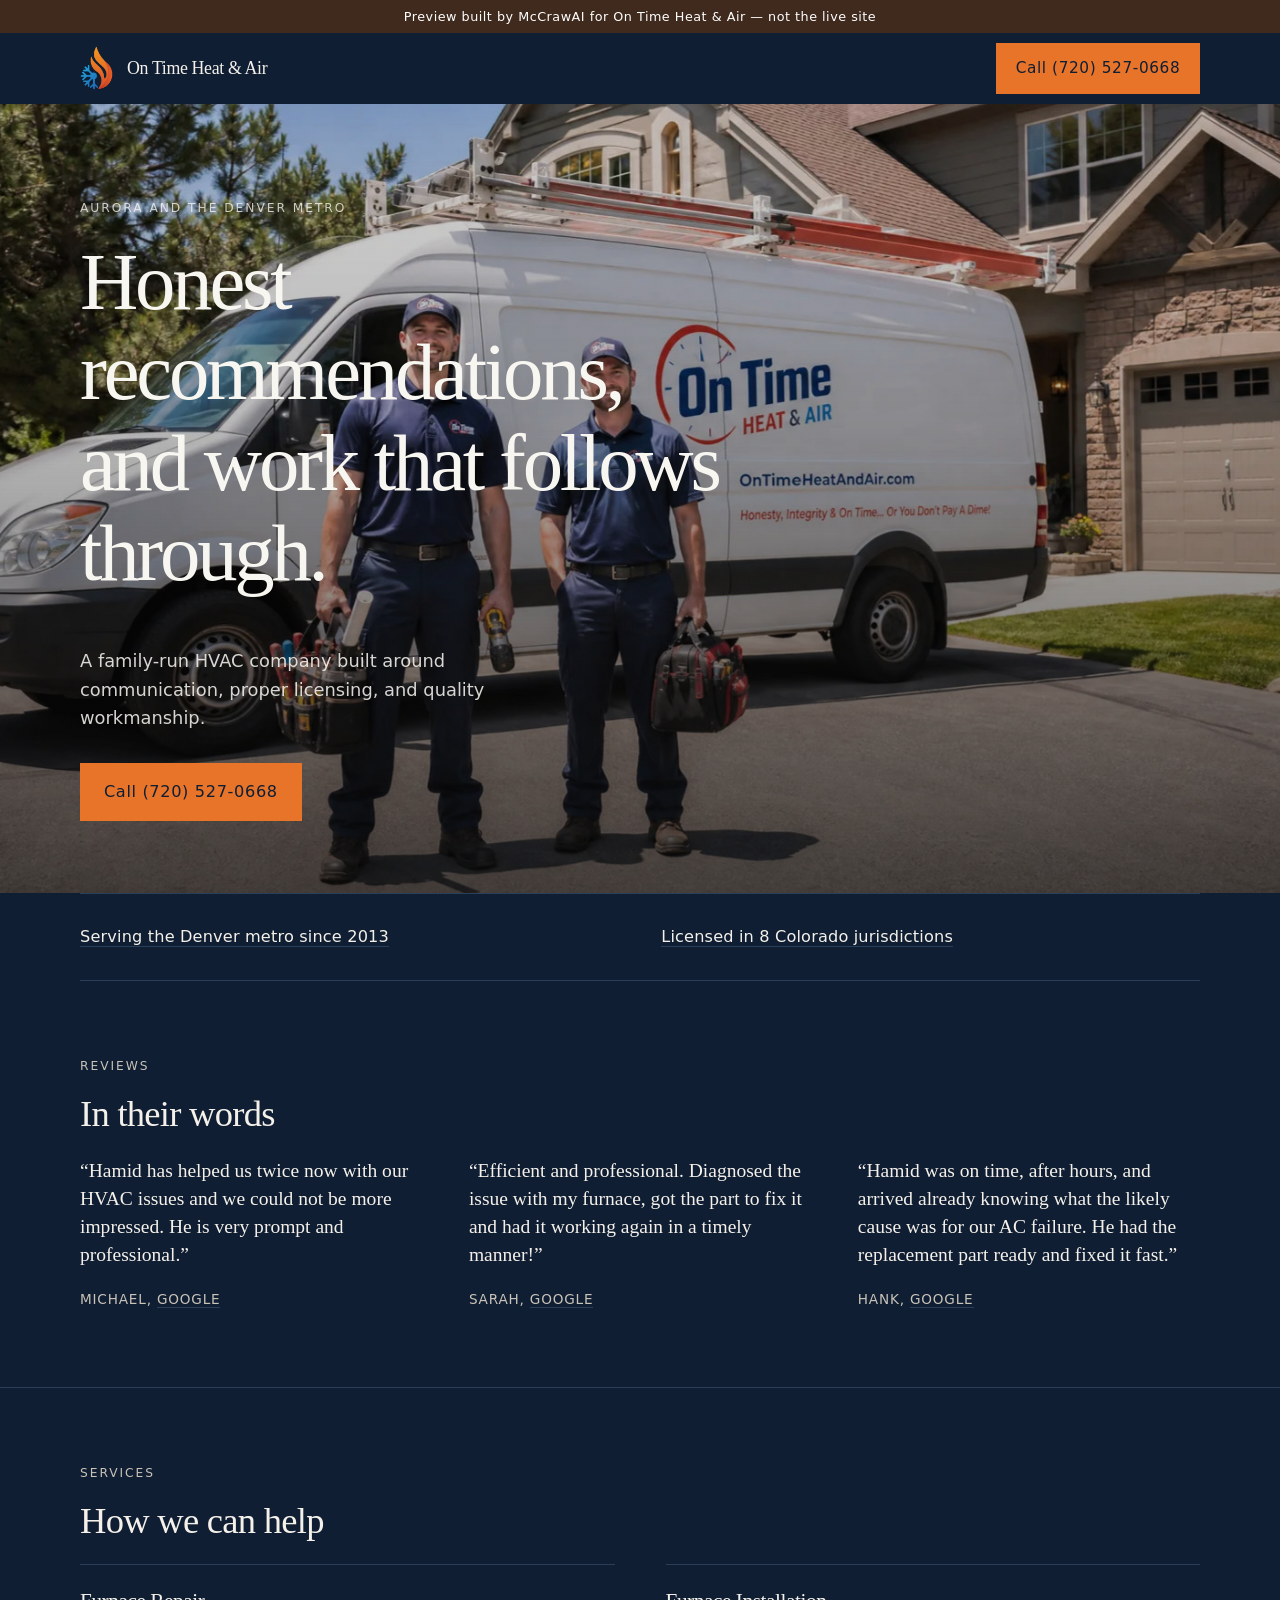
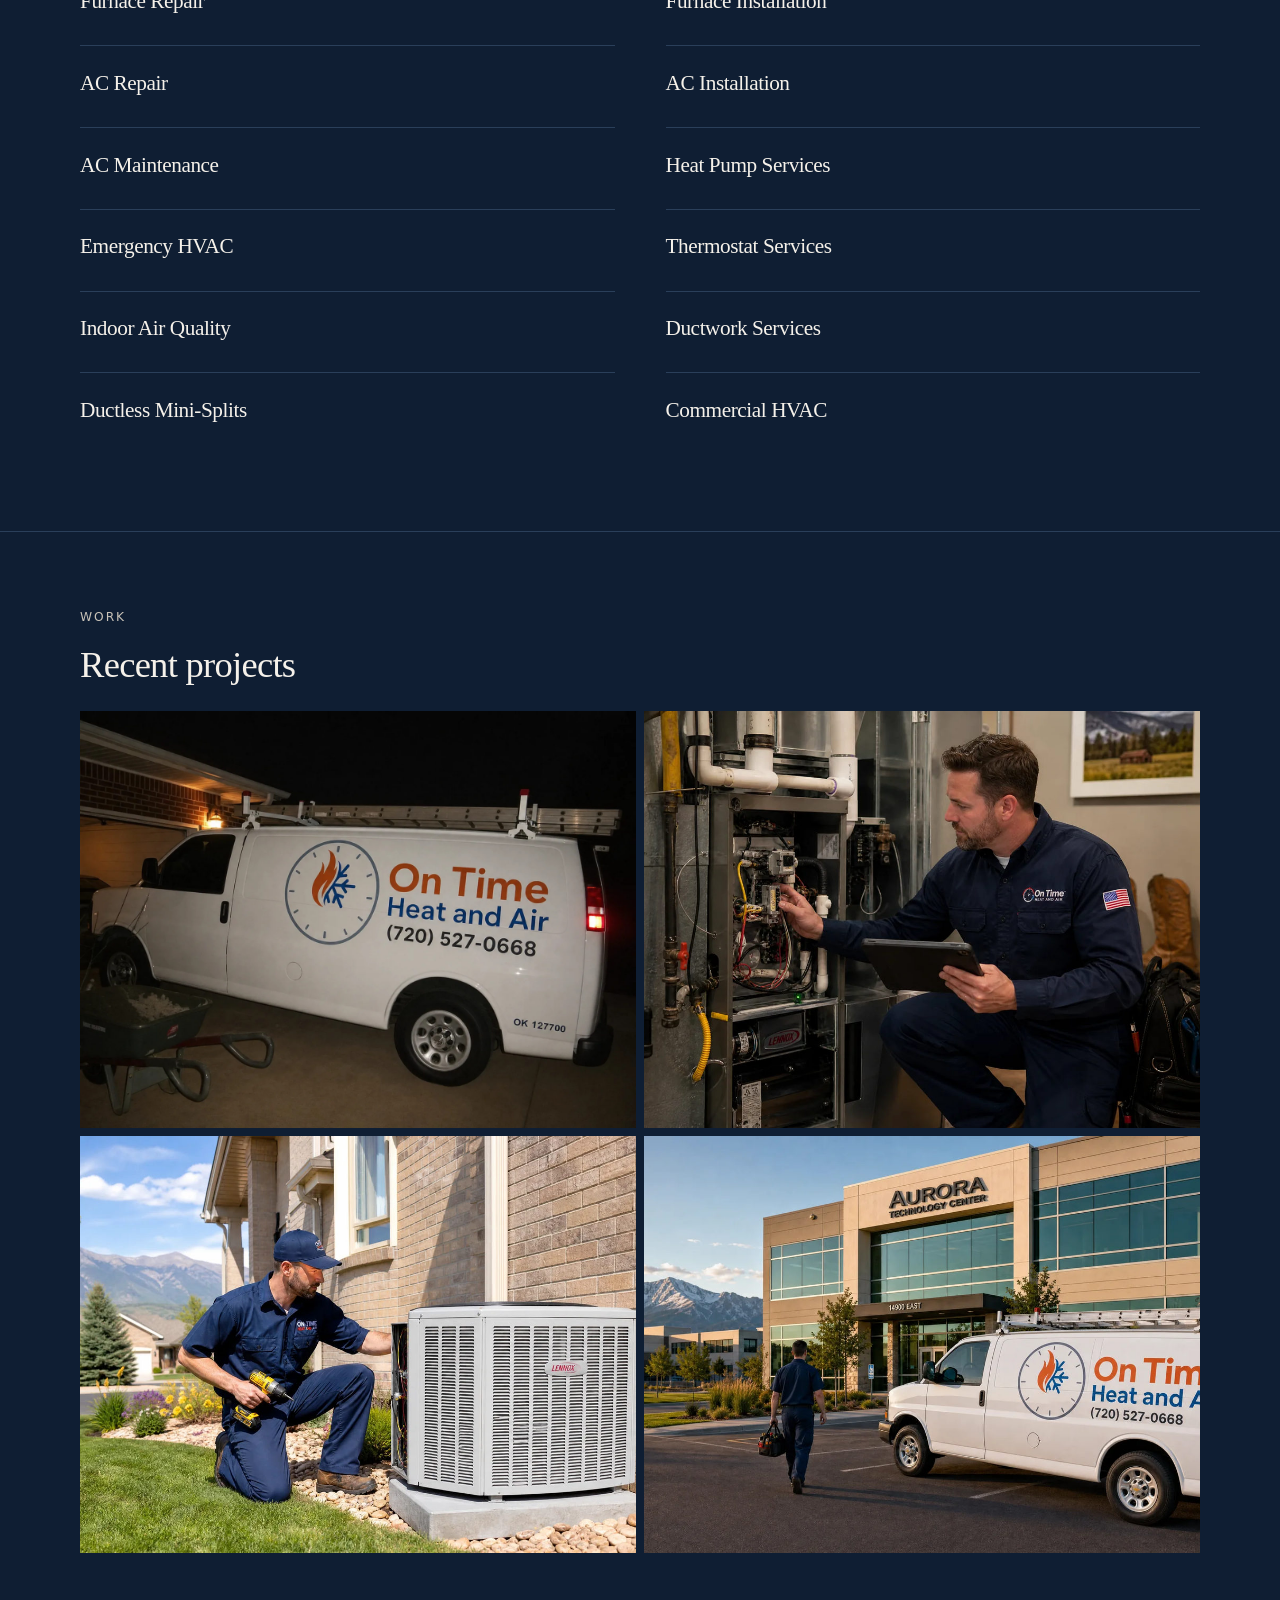
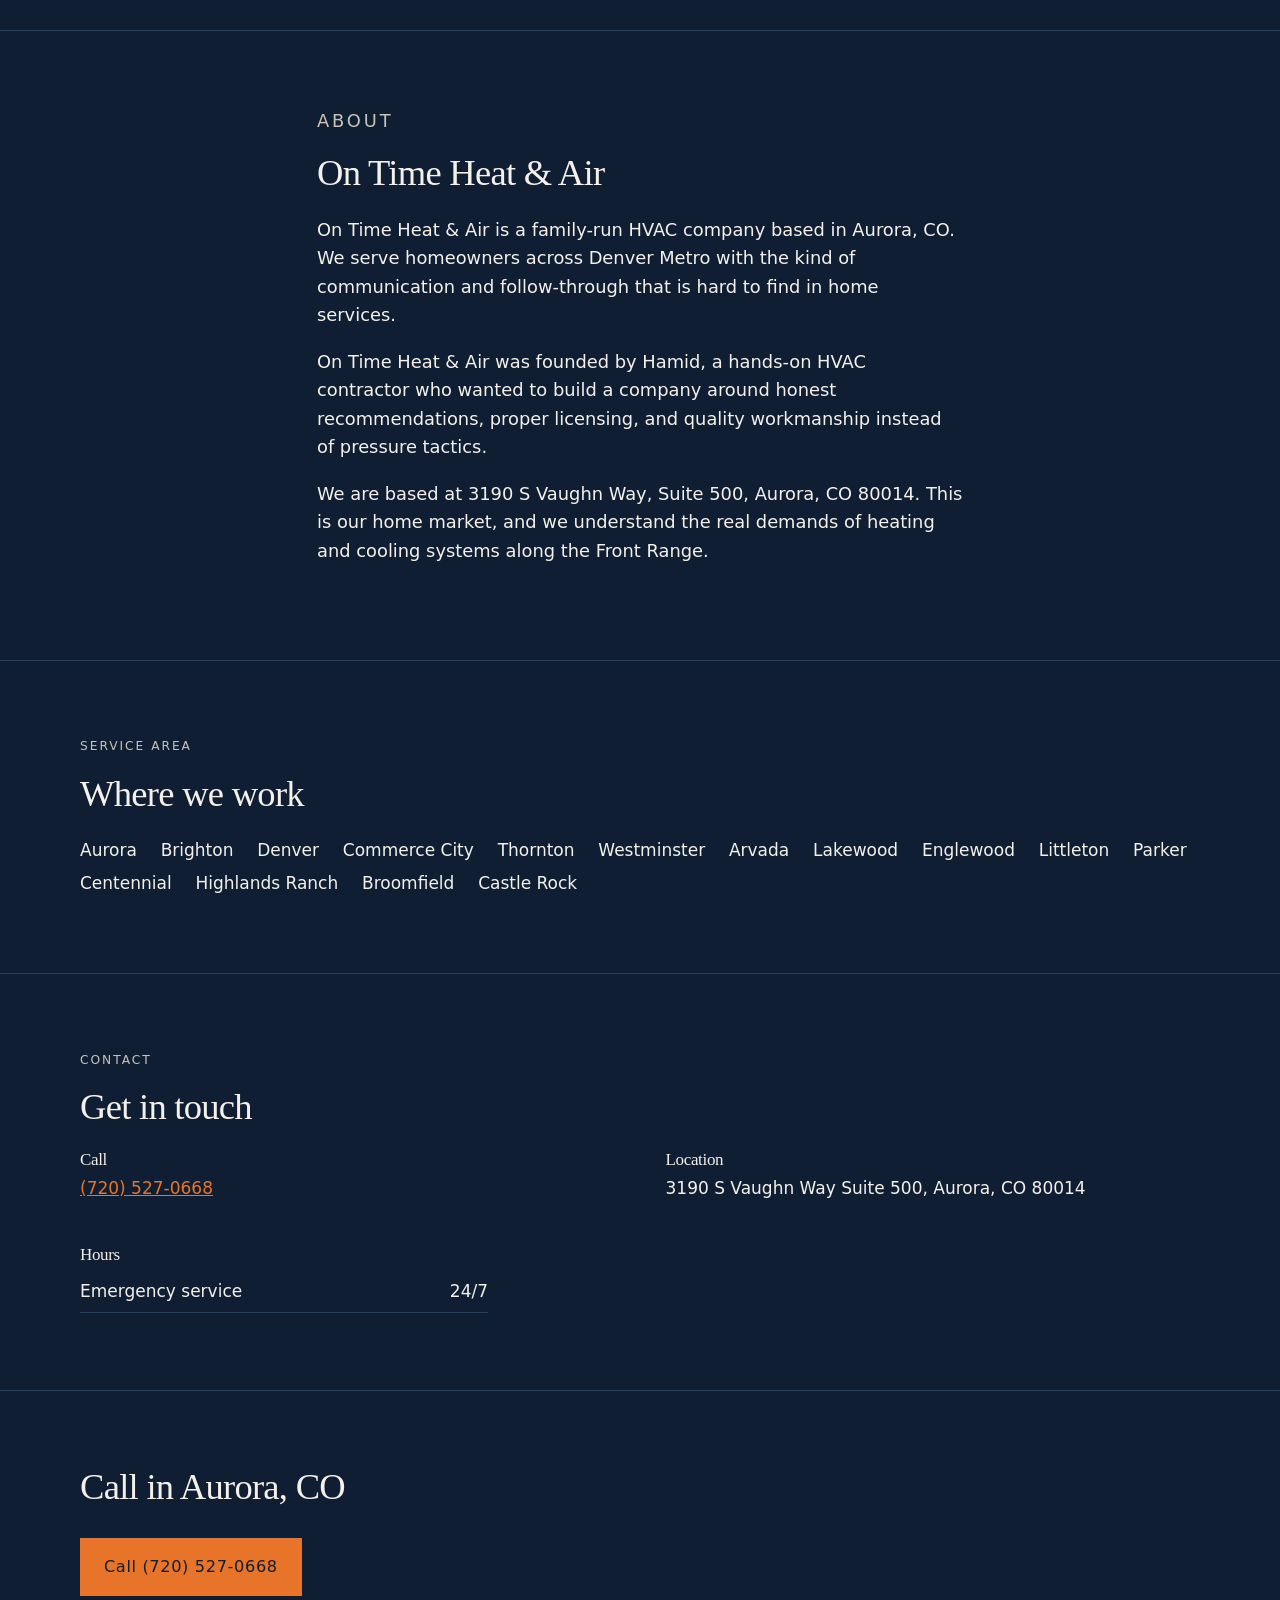
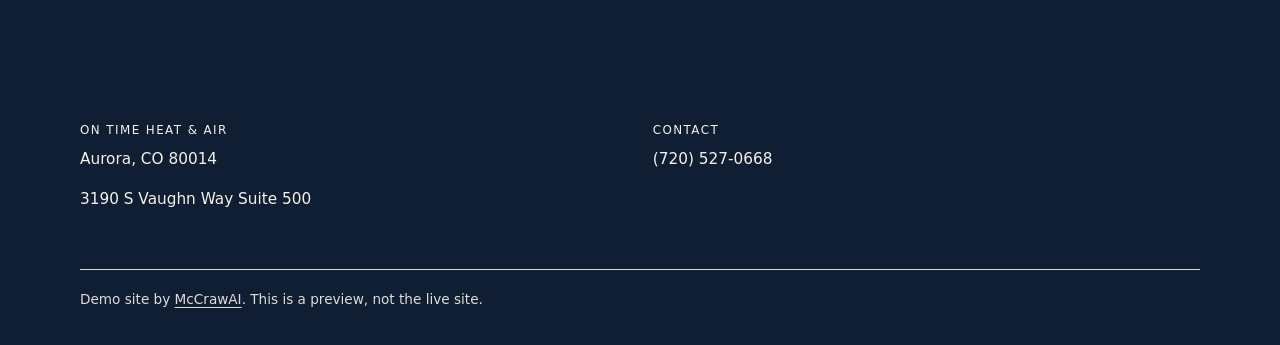
<file: index.html>
<!doctype html>
<html lang="en">
<head>
<meta charset="utf-8">
<meta name="viewport" content="width=device-width,initial-scale=1">
<title>On Time Heat &amp; Air | Aurora, CO 80014</title>
<meta name="description" content="On Time Heat &amp; Air in Aurora, CO 80014 — Honest recommendations, and work that follows through. Call (720) 527-0668.">
<meta name="robots" content="noindex,nofollow">
<link rel="canonical" href="https://mccrawaiops.github.io/demo-on-time-heat-and-air/">
<meta property="og:site_name" content="On Time Heat &amp; Air">
<meta property="og:title" content="On Time Heat &amp; Air | Aurora, CO 80014">
<meta property="og:description" content="On Time Heat &amp; Air in Aurora, CO 80014 — Honest recommendations, and work that follows through. Call (720) 527-0668.">
<meta property="og:type" content="website">
<meta property="og:url" content="https://mccrawaiops.github.io/demo-on-time-heat-and-air/">
<meta property="og:image" content="https://mccrawaiops.github.io/demo-on-time-heat-and-air/img/hero.jpg">
<meta name="twitter:card" content="summary">
<meta name="theme-color" content="#0F1E33">
<link rel="icon" href="img/favicon.png" type="image/png">
<link rel="apple-touch-icon" href="img/favicon.png">
<link rel="preload" as="image" href="img/hero-sm.jpg" imagesrcset="img/hero-sm.jpg 800w, img/hero.jpg 1600w" imagesizes="100vw">
<link rel="stylesheet" href="styles.css">
<script type="application/ld+json">{"@context":"https://schema.org","@graph":[{"@type":"LocalBusiness","@id":"https://mccrawaiops.github.io/demo-on-time-heat-and-air/#business","name":"On Time Heat & Air","url":"https://mccrawaiops.github.io/demo-on-time-heat-and-air/","telephone":"+17205270668","address":{"@type":"PostalAddress","streetAddress":"3190 S Vaughn Way Suite 500","addressLocality":"Aurora","addressRegion":"CO","postalCode":"80014","addressCountry":"US"},"areaServed":[{"@type":"Place","name":"Aurora"},{"@type":"Place","name":"Brighton"},{"@type":"Place","name":"Denver"},{"@type":"Place","name":"Commerce City"},{"@type":"Place","name":"Thornton"},{"@type":"Place","name":"Westminster"},{"@type":"Place","name":"Arvada"},{"@type":"Place","name":"Lakewood"},{"@type":"Place","name":"Englewood"},{"@type":"Place","name":"Littleton"},{"@type":"Place","name":"Parker"},{"@type":"Place","name":"Centennial"},{"@type":"Place","name":"Highlands Ranch"},{"@type":"Place","name":"Broomfield"},{"@type":"Place","name":"Castle Rock"}],"description":"On Time Heat & Air is a family-run HVAC company based in Aurora, CO. We serve homeowners across Denver Metro with the kind of communication and follow-through that is hard to find in home services.\n\nOn Time Heat & Air was founded by Hamid, a hands-on HVAC contractor who wanted to build a company around honest recommendations, proper licensing, and quality workmanship instead of pressure tactics.\n\nWe are based at 3190 S Vaughn Way, Suite 500, Aurora, CO 80014. This is our home market, and we understand the real demands of heating and cooling systems along the Front Range.","logo":"https://mccrawaiops.github.io/demo-on-time-heat-and-air/img/logo.png","image":"https://mccrawaiops.github.io/demo-on-time-heat-and-air/img/hero.jpg"},{"@type":"WebPage","@id":"https://mccrawaiops.github.io/demo-on-time-heat-and-air/","url":"https://mccrawaiops.github.io/demo-on-time-heat-and-air/","name":"On Time Heat & Air","about":{"@id":"https://mccrawaiops.github.io/demo-on-time-heat-and-air/#business"}}]}</script>
</head>
<body class="layout-crisp base-dark">
<div class="preview-ribbon">Preview built by McCrawAI for On Time Heat &amp; Air — not the live site</div>
<a class="skip" href="#main">Skip to content</a>
<header class="top" id="top">
  <div class="wrap bar">
    <a href="index.html" class="brand"><img src="img/logo.png" width="480" height="632" alt="On Time Heat &amp; Air"><span class="wordmark">On Time Heat &amp; Air</span></a>
    <a class="callbtn" href="tel:+17205270668">Call (720) 527-0668</a>
  </div>
</header>
<main id="main">
<section class="hero hero-bleed"><div class="hero-media"><img class="hero-img" src="img/hero.jpg" srcset="img/hero-sm.jpg 800w, img/hero.jpg 1600w" sizes="100vw" width="1600" height="900" alt="On Time Heat &amp; Air technicians standing with a marked company van" fetchpriority="high" decoding="async"></div><div class="hero-copy"><p class="eyebrow">Aurora and the Denver metro</p><h1>Honest recommendations, and work that follows through.</h1><p class="lead">A family-run HVAC company built around communication, proper licensing, and quality workmanship.</p><div class="btns"><a class="btn" href="tel:+17205270668">Call (720) 527-0668</a></div></div></section>
<section class="trust-band" id="trust"><div class="wrap"><div class="trust"><div class="trust-item"><p><a href="https://ontimeheatair.com/reviews" rel="noopener" target="_blank">Serving the Denver metro since 2013</a></p></div><div class="trust-item"><p><a href="https://ontimeheatair.com/" rel="noopener" target="_blank">Licensed in 8 Colorado jurisdictions</a></p></div></div></div></section>
<section class="sec" id="reviews"><div class="wrap"><p class="kicker">Reviews</p><h2>In their words</h2><div class="reviews"><blockquote class="review"><p>“Hamid has helped us twice now with our HVAC issues and we could not be more impressed. He is very prompt and professional.”</p><footer>Michael, <a href="https://ontimeheatair.com/reviews" rel="noopener" target="_blank">Google</a></footer></blockquote><blockquote class="review"><p>“Efficient and professional. Diagnosed the issue with my furnace, got the part to fix it and had it working again in a timely manner!”</p><footer>Sarah, <a href="https://ontimeheatair.com/reviews" rel="noopener" target="_blank">Google</a></footer></blockquote><blockquote class="review"><p>“Hamid was on time, after hours, and arrived already knowing what the likely cause was for our AC failure. He had the replacement part ready and fixed it fast.”</p><footer>Hank, <a href="https://ontimeheatair.com/reviews" rel="noopener" target="_blank">Google</a></footer></blockquote></div></div></section>
<section class="sec" id="services"><div class="wrap"><p class="kicker">Services</p><h2>How we can help</h2><div class="svcs"><article class="svc"><h3>Furnace Repair</h3></article><article class="svc"><h3>Furnace Installation</h3></article><article class="svc"><h3>AC Repair</h3></article><article class="svc"><h3>AC Installation</h3></article><article class="svc"><h3>AC Maintenance</h3></article><article class="svc"><h3>Heat Pump Services</h3></article><article class="svc"><h3>Emergency HVAC</h3></article><article class="svc"><h3>Thermostat Services</h3></article><article class="svc"><h3>Indoor Air Quality</h3></article><article class="svc"><h3>Ductwork Services</h3></article><article class="svc"><h3>Ductless Mini-Splits</h3></article><article class="svc"><h3>Commercial HVAC</h3></article></div></div></section>
<section class="sec" id="work"><div class="wrap"><p class="kicker">Work</p><h2>Recent projects</h2><div class="gallery"><figure><img src="img/van.jpg" srcset="img/van-sm.jpg 700w, img/van.jpg 1400w" sizes="(max-width:700px) 100vw, 60vw" width="1400" height="1050" alt="On Time Heat &amp; Air van showing the company name and phone number" loading="lazy" decoding="async"></figure><figure><img src="img/furnace.jpg" srcset="img/furnace-sm.jpg 700w, img/furnace.jpg 1400w" sizes="(max-width:700px) 100vw, 60vw" width="1400" height="788" alt="Residential furnace work" loading="lazy" decoding="async"></figure><figure><img src="img/ac-repair.jpg" srcset="img/ac-repair-sm.jpg 700w, img/ac-repair.jpg 1400w" sizes="(max-width:700px) 100vw, 60vw" width="1400" height="788" alt="Residential air conditioning repair" loading="lazy" decoding="async"></figure><figure><img src="img/commercial.jpg" srcset="img/commercial-sm.jpg 700w, img/commercial.jpg 1400w" sizes="(max-width:700px) 100vw, 60vw" width="1400" height="788" alt="Commercial HVAC work" loading="lazy" decoding="async"></figure></div></div></section>
<section class="sec" id="about"><div class="wrap about"><p class="kicker">About</p><h2>On Time Heat &amp; Air</h2><p>On Time Heat &amp; Air is a family-run HVAC company based in Aurora, CO. We serve homeowners across Denver Metro with the kind of communication and follow-through that is hard to find in home services.</p><p>On Time Heat &amp; Air was founded by Hamid, a hands-on HVAC contractor who wanted to build a company around honest recommendations, proper licensing, and quality workmanship instead of pressure tactics.</p><p>We are based at 3190 S Vaughn Way, Suite 500, Aurora, CO 80014. This is our home market, and we understand the real demands of heating and cooling systems along the Front Range.</p></div></section>
<section class="sec" id="area"><div class="wrap"><p class="kicker">Service area</p><h2>Where we work</h2><ul class="towns"><li>Aurora</li><li>Brighton</li><li>Denver</li><li>Commerce City</li><li>Thornton</li><li>Westminster</li><li>Arvada</li><li>Lakewood</li><li>Englewood</li><li>Littleton</li><li>Parker</li><li>Centennial</li><li>Highlands Ranch</li><li>Broomfield</li><li>Castle Rock</li></ul></div></section>
<section class="sec" id="contact"><div class="wrap"><p class="kicker">Contact</p><h2>Get in touch</h2><div class="contact-list"><div class="contact-item"><h2>Call</h2><p><a href="tel:+17205270668">(720) 527-0668</a></p></div><div class="contact-item"><h2>Location</h2><p>3190 S Vaughn Way Suite 500, Aurora, CO 80014</p></div><div class="contact-item"><h2>Hours</h2><ul class="hours"><li><span>Emergency service</span><span>24/7</span></li></ul></div></div></div></section>
</main>
<section class="cta-band"><div class="wrap"><h2>Call in Aurora, CO</h2><div class="btns"><a class="btn" href="tel:+17205270668">Call (720) 527-0668</a></div></div></section>
<footer class="foot">
  <div class="wrap cols">
    <div>
      <h3>On Time Heat &amp; Air</h3>
      <p>Aurora, CO 80014</p>
      <p>3190 S Vaughn Way Suite 500</p>
    </div>
    <div>
      <h3>Contact</h3>
      <p>
        <a href="tel:+17205270668">(720) 527-0668</a><br>
        
      </p>
    </div>
    
  </div>
  <div class="wrap credit">Demo site by <a href="https://mccrawai.com">McCrawAI</a>. This is a preview, not the live site.</div>
</footer>
</body>
</html>
</file>
<file: styles.css>
@font-face{font-family:'Instrument Serif';font-style:normal;font-weight:400;font-display:swap;src:url('fonts/instrument-serif.woff2') format('woff2')}
@font-face{font-family:'Instrument Sans';font-style:normal;font-weight:400 700;font-display:swap;src:url('fonts/instrument-sans.woff2') format('woff2')}
:root{--font-head:'Instrument Serif', Georgia, "Times New Roman", serif;--font-body:'Instrument Sans', system-ui, -apple-system, sans-serif;}

/* Prospect demo styles. Two typefaces per site, injected as --font-head and --font-body. */
:root{
  --primary:#F5F1EA;
  --accent:#E8742A;
  --bg:#0F1E33;
  --ink:#F5F1EA;
  --muted:#C9C3B8;
  --paper:#162640;
  --line:#2A3F5A;
  --header:#0F1E33;
  --header-ink:#F5F1EA;
  --btn-ink:#0F1E33;
  --secondary:#2368B1;
  --footer:#0F1E33;
  --footer-ink:#F5F1EA;
  --logo-h:44px;
  --logo-max-w:220px;
  --ribbon:#3f2a1d;
  --font-head:Georgia,"Iowan Old Style","Times New Roman",serif;
  --font-body:system-ui,-apple-system,"Segoe UI",sans-serif;
  --header-h:calc(var(--logo-h) + 1.5rem);
}
*,*::before,*::after{box-sizing:border-box}
html{font-size:17px;-webkit-text-size-adjust:100%;overflow-x:clip}
body{
  margin:0;
  font-family:var(--font-body);
  font-weight:400;
  color:var(--ink);
  background:var(--bg);
  line-height:1.6;
  letter-spacing:0;
}
img{max-width:100%;height:auto;display:block}
a{color:var(--accent)}
a:focus-visible,button:focus-visible{outline:2px solid var(--accent);outline-offset:3px}
h1,h2,h3{
  font-family:var(--font-head);
  font-weight:500;
  line-height:1.12;
  letter-spacing:-0.02em;
  color:var(--primary);
  margin:0 0 .6em;
}
h1{font-size:clamp(2.25rem,8vw,4.75rem);font-weight:500;max-width:18ch}
h2{font-size:clamp(1.5rem,3.2vw,2.15rem)}
h3{font-size:1.15rem}
p{margin:0 0 1em}
.wrap{width:min(1120px,100% - 2.5rem);margin-inline:auto}
.skip{position:absolute;left:-999px}
.skip:focus{left:1rem;top:1rem;background:var(--paper);color:var(--ink);padding:.5rem .75rem;z-index:30}

.preview-ribbon{
  background:var(--ribbon);
  color:#fff;
  text-align:center;
  font-size:.75rem;
  font-weight:500;
  letter-spacing:.04em;
  line-height:1.4;
  padding:.45rem 1rem;
}

.top{
  background:var(--header);
  color:var(--header-ink);
  position:sticky;
  top:0;
  z-index:8;
}
.bar{
  display:flex;
  align-items:center;
  justify-content:space-between;
  gap:1.25rem;
  min-height:var(--header-h);
  padding:.6rem 0;
}
.brand{display:flex;align-items:center;gap:.8rem;text-decoration:none;color:var(--header-ink);flex:1 1 auto;min-width:0}
.brand img{height:var(--logo-h);width:auto;max-width:min(var(--logo-max-w),100%);max-height:var(--logo-h);object-fit:contain;object-position:left center}
.callbtn{flex:0 0 auto}
.wordmark{font-family:var(--font-head);font-weight:500;font-size:1.05rem;line-height:1.2;letter-spacing:-0.02em}
.callbtn{
  background:var(--accent);
  color:var(--btn-ink);
  text-decoration:none;
  font-weight:500;
  font-size:.9rem;
  letter-spacing:.04em;
  padding:.7rem 1.1rem;
  white-space:nowrap;
  border:1px solid var(--accent);
  transition:opacity .5s ease;
}
.callbtn:hover{opacity:.86}
@media(max-width:700px){
  .bar{gap:.75rem}
  .brand img{height:auto;max-height:min(2.75rem,var(--logo-h))}
  .callbtn{padding:.6rem .85rem;font-size:.82rem}
}

/* Hero */
.hero{position:relative;isolation:isolate}
.hero-inner{padding:4.5rem 0 4rem}
.eyebrow{
  font-family:var(--font-body);
  font-size:.72rem;
  font-weight:500;
  letter-spacing:.16em;
  text-transform:uppercase;
  color:var(--muted);
  margin:0 0 1.1rem;
}
.lead{font-size:1.05rem;max-width:32rem;color:var(--ink);margin:0 0 0}
.hero .lead{margin-top:1.15rem;max-width:28rem}
.btns{display:flex;flex-wrap:wrap;gap:.75rem;margin:1.75rem 0 0}
.btn{
  display:inline-block;
  background:var(--accent);
  color:var(--btn-ink);
  text-decoration:none;
  font-weight:500;
  font-size:.95rem;
  letter-spacing:.04em;
  padding:.9rem 1.35rem;
  border:1px solid var(--accent);
  transition:opacity .5s ease,background .5s ease,color .5s ease;
}
.btn:hover{opacity:.88}
.btn.ghost{background:transparent;color:var(--ink);border-color:var(--line)}

/* Full-bleed photo hero */
.hero-bleed{
  min-height:calc(100svh - 6.5rem);
  display:flex;
  align-items:flex-end;
  color:#f8f6f1;
}
.hero-bleed .hero-media{
  position:absolute;
  inset:0;
  z-index:-1;
  overflow:hidden;
  background:#1a1917;
}
.hero-bleed .hero-media img{
  width:100%;
  height:100%;
  object-fit:cover;
  object-position:center;
  transform:scale(1.04);
  animation:hero-settle 1.8s ease-out both;
}
.hero-bleed::after{
  content:"";
  position:absolute;
  inset:0;
  z-index:-1;
  background:linear-gradient(180deg,rgba(10,10,10,.18) 0%,rgba(10,10,10,.28) 40%,rgba(10,10,10,.72) 100%);
  pointer-events:none;
}
.hero-bleed .hero-inner,.hero-bleed .hero-copy{width:min(1120px,100% - 2.5rem);margin-inline:auto;padding:5rem 0 4.25rem;position:relative}
.hero-bleed h1,.hero-bleed .eyebrow,.hero-bleed .lead{color:#f8f6f1}
.hero-bleed .eyebrow{color:rgba(248,246,241,.78)}
.hero-bleed .lead{color:rgba(248,246,241,.86)}
.hero-bleed .btn{background:var(--accent);color:var(--btn-ink);border-color:var(--accent)}
@keyframes hero-settle{from{transform:scale(1.08);opacity:.7}to{transform:scale(1.04);opacity:1}}
@keyframes fade-up{from{opacity:0;transform:translateY(.6rem)}to{opacity:1;transform:none}}
.hero-bleed .hero-copy{animation:fade-up 1s ease both .2s}

/* Typographic / industrial heroes (no photo) */
.layout-typographic .hero-inner,
.layout-industrial .hero-inner{padding:5.5rem 0 4.5rem}
.layout-typographic h1{font-size:clamp(2.6rem,11vw,6rem);max-width:14ch;font-weight:500}
.layout-industrial h1{font-size:clamp(2.4rem,9vw,5.25rem);max-width:16ch;letter-spacing:-0.03em;font-weight:600}
.layout-crisp h1{font-family:var(--font-head);letter-spacing:-0.04em;font-weight:500;max-width:16ch}
.layout-editorial h1{font-weight:500;font-style:italic;letter-spacing:-0.03em}
.layout-editorial .wordmark{font-style:normal}

/* Sections */
.sec{padding:4.5rem 0}
.sec + .sec{border-top:1px solid var(--line)}
.kicker{
  font-size:.72rem;
  font-weight:500;
  letter-spacing:.16em;
  text-transform:uppercase;
  color:var(--muted);
  margin:0 0 1rem;
}
.about{max-width:38rem}
.about p{font-size:1.05rem}

/* Trust */
.trust{
  display:grid;
  gap:1.25rem 2.5rem;
  padding:1.5rem 0;
  border-top:1px solid var(--line);
  border-bottom:1px solid var(--line);
}
@media(min-width:700px){
  .trust{grid-template-columns:repeat(auto-fit,minmax(180px,1fr));padding:1.75rem 0}
}
.trust-item{min-width:0}
.trust-item p{margin:0;font-size:.95rem;letter-spacing:.01em}
.trust-item a{color:inherit;text-decoration:none;border-bottom:1px solid var(--line)}
.hero-bleed + .trust-band{background:var(--bg)}
.trust-band{padding:0}
.trust-band .wrap{padding-top:0;padding-bottom:0}

/* Reviews */
.reviews{display:grid;gap:2.5rem}
@media(min-width:800px){
  .reviews{grid-template-columns:repeat(3,1fr);gap:2.75rem}
}
blockquote.review{margin:0}
.review p{font-family:var(--font-head);font-size:1.15rem;line-height:1.45;margin:0 0 1.1rem;color:var(--ink)}
.review footer{font-family:var(--font-body);font-size:.8rem;letter-spacing:.06em;text-transform:uppercase;color:var(--muted)}
.review footer a{color:var(--muted);text-decoration:none;border-bottom:1px solid var(--line)}

/* Services */
.svcs{display:grid;gap:0}
.svc{padding:1.4rem 0;border-top:1px solid var(--line)}
.svc:first-of-type{border-top:0;padding-top:0}
.svc h3{margin:0 0 .35rem;font-size:1.25rem}
.svc p{margin:0;max-width:36rem;color:var(--ink)}
.layout-crisp .svcs{grid-template-columns:1fr;gap:0}
@media(min-width:800px){
  .layout-crisp .svcs,
  .layout-industrial .svcs{grid-template-columns:repeat(2,1fr);gap:0 3rem}
  .layout-crisp .svc,
  .layout-industrial .svc{border-top:1px solid var(--line);padding:1.5rem 0}
}
.layout-editorial .svc h3{font-style:italic}

/* Work */
.gallery{display:grid;gap:.35rem;margin-top:1.5rem}
.gallery figure{margin:0}
.gallery img{width:100%;aspect-ratio:16/10;object-fit:cover;background:var(--line)}
.layout-cinematic .gallery{grid-template-columns:1fr}
.layout-cinematic .gallery img{aspect-ratio:16/9}
@media(min-width:800px){
  .layout-cinematic .gallery{grid-template-columns:1fr 1fr}
  .layout-cinematic .gallery figure:first-child{grid-column:1/-1}
  .layout-cinematic .gallery figure:first-child img{aspect-ratio:16/8}
}
.layout-editorial .gallery{gap:1.5rem 1.25rem}
@media(min-width:800px){
  .layout-editorial .gallery{grid-template-columns:1.15fr .85fr}
}
.layout-editorial .gallery img{aspect-ratio:4/5}
.layout-editorial .gallery figure:nth-child(3n+1) img{aspect-ratio:16/11}
.layout-crisp .gallery{grid-template-columns:1fr;gap:.5rem}
.layout-crisp .gallery img{aspect-ratio:4/3}
@media(min-width:700px){
  .layout-crisp .gallery{grid-template-columns:1fr 1fr}
  .layout-crisp .gallery figure:only-child{grid-column:1/-1}
}

.towns{margin:0;padding:0;list-style:none;display:flex;flex-wrap:wrap;gap:.35rem 1.4rem}
.towns li{margin:0}
.hours{margin:0;padding:0;list-style:none;max-width:24rem}
.hours li{display:flex;gap:1rem;justify-content:space-between;border-bottom:1px solid var(--line);padding:.45rem 0}

.contact-list{display:grid;gap:2rem}
@media(min-width:700px){.contact-list{grid-template-columns:repeat(2,1fr);gap:2.5rem 3rem}}
.contact-item h2,.contact-item h3{margin:0 0 .35rem;font-size:1rem}
.contact-item p{margin:0}

.cta-band{padding:4.5rem 0;border-top:1px solid var(--line)}
.cta-band h2{max-width:22ch}

.foot{padding:3rem 0 2rem;font-size:.9rem;background:var(--footer);color:var(--footer-ink)}
.foot a{color:var(--footer-ink);text-decoration:none}
.cols{display:grid;gap:1.75rem 1.5rem;grid-template-columns:1fr}
.cols > *{min-width:0;overflow-wrap:anywhere}
.foot a,.contact-item a{overflow-wrap:anywhere}
@media(min-width:600px){.cols{grid-template-columns:repeat(auto-fit,minmax(160px,1fr))}}
.foot h3{color:var(--footer-ink);font-family:var(--font-body);font-size:.7rem;letter-spacing:.12em;text-transform:uppercase;font-weight:500;margin:0 0 .6rem}
.credit{margin-top:2.5rem;padding-top:1.1rem;border-top:1px solid currentColor;opacity:.9;font-size:.8rem}
.credit a{color:inherit;text-decoration:underline;text-underline-offset:3px}

/* Dark bases */
.base-dark{background:var(--bg);color:var(--ink)}
.base-dark .foot a,
.base-dark .credit a{color:var(--ink)}

@media(prefers-reduced-motion:reduce){
  html{scroll-behavior:auto}
  *,*::before,*::after{animation:none !important;transition:none !important}
  .hero-bleed .hero-media img{transform:none}
}
</file>
